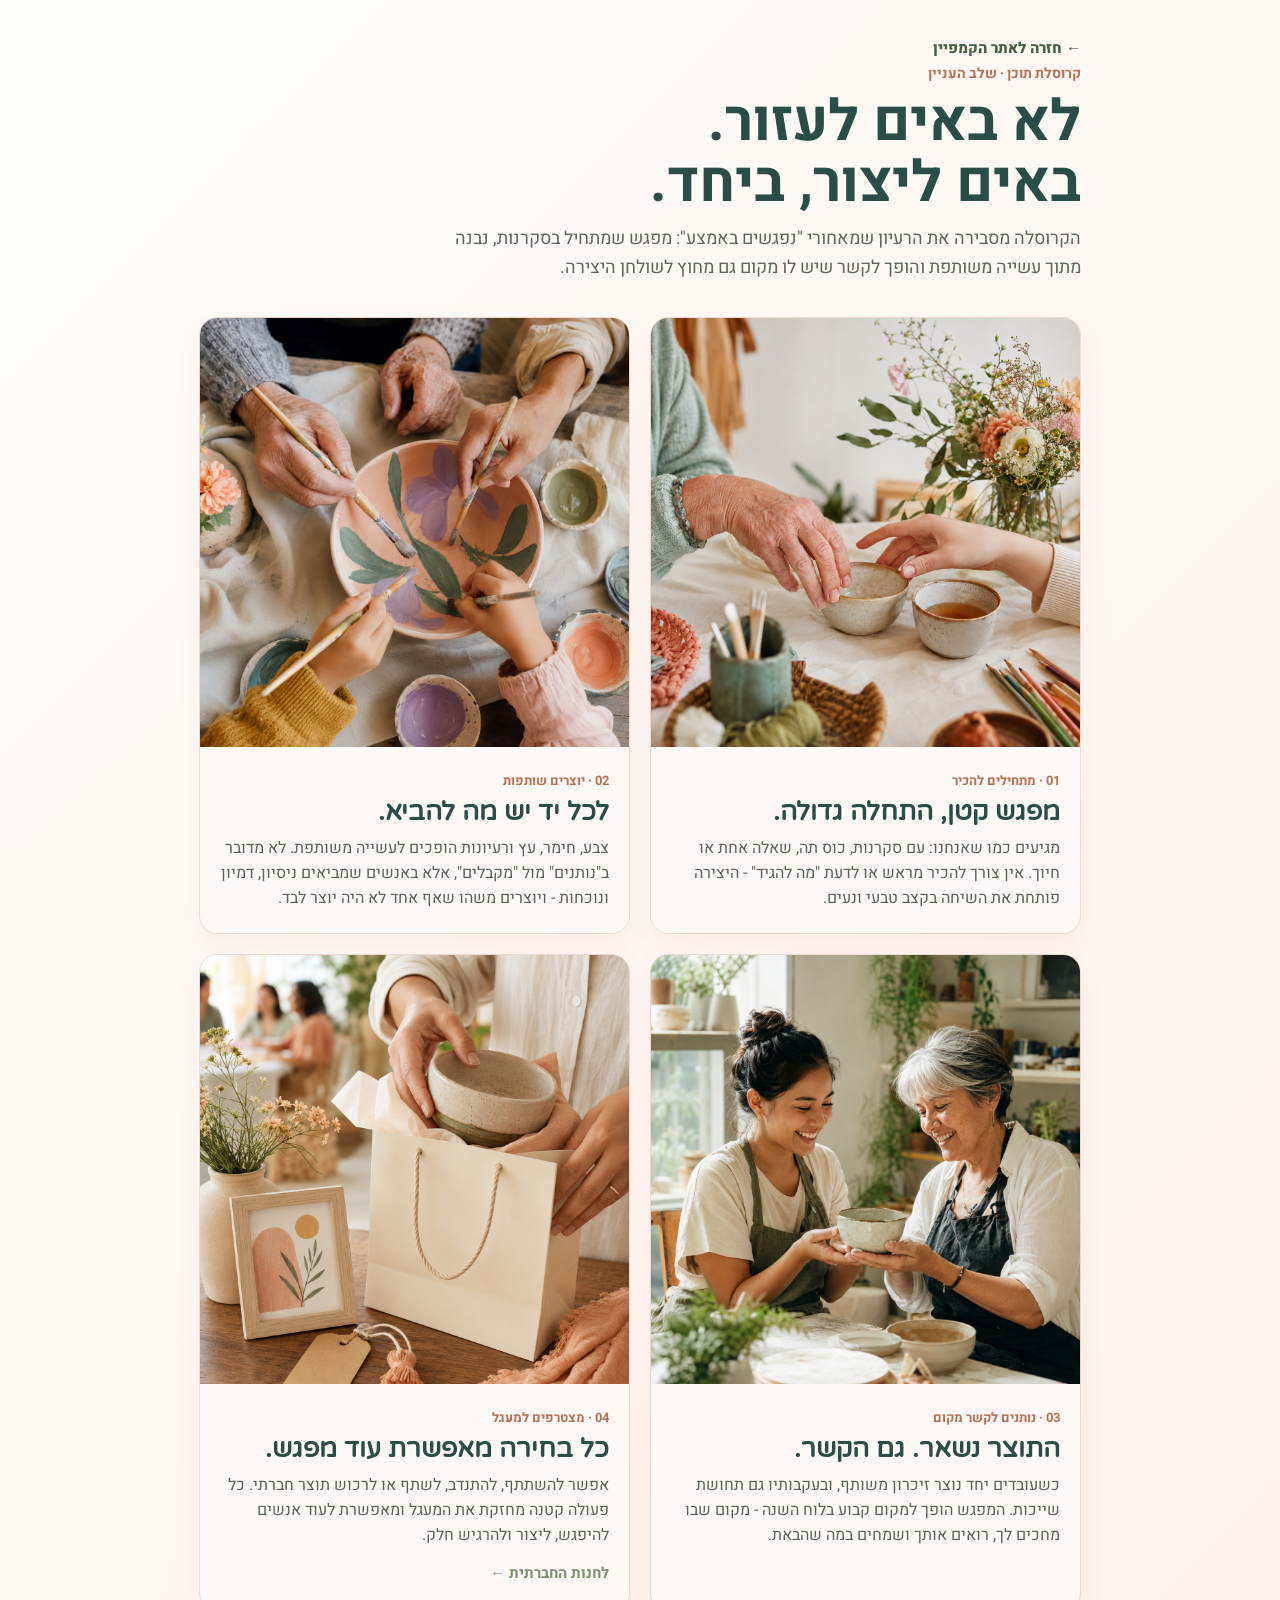
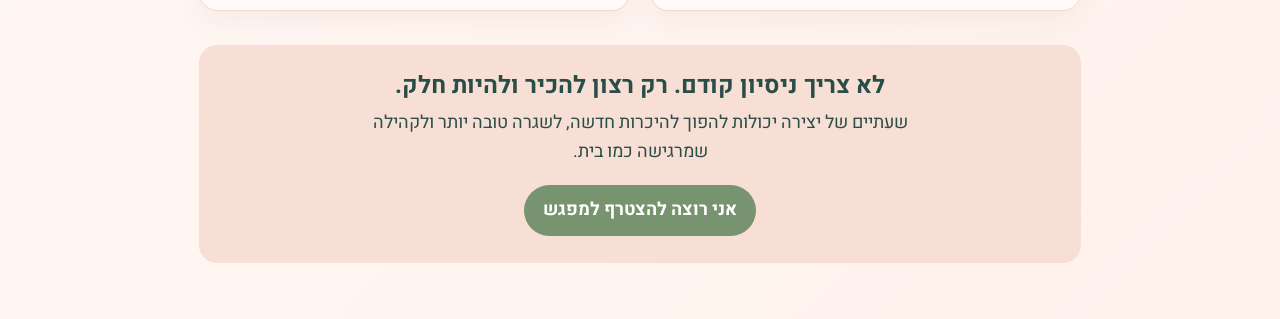
<file: campaign-assets/carousel.html>
<!doctype html>
<html lang="he" dir="rtl">
<head>
  <meta charset="utf-8">
  <meta name="viewport" content="width=device-width,initial-scale=1">
  <title>כך נראית שותפות | נפגשים באמצע</title><link rel="preconnect" href="https://fonts.googleapis.com"><link rel="preconnect" href="https://fonts.gstatic.com" crossorigin><link href="https://fonts.googleapis.com/css2?family=Heebo:wght@400;500;600;700;800&family=Varela+Round&display=swap" rel="stylesheet">
  <style>
    :root{--ink:#294d47;--peach:#e89572;--soft-peach:#fff1eb;--paper:#fffaf7;--sage:#78936f;--line:#f0d8ce}
    *{box-sizing:border-box}body{margin:0;background:linear-gradient(135deg,#fffdfb,#fff1ec);color:var(--ink);font:18px/1.6 Heebo,Arial,sans-serif}.page{max-width:930px;margin:auto;padding:34px 24px 56px}.back{display:inline-flex;align-items:center;gap:6px;color:#456047;font-weight:800;text-decoration:none;font-size:15px}.back:hover{text-decoration:underline}.eyebrow{font-family:Heebo,Arial,sans-serif;color:#b97055;font-size:14px;font-weight:bold;margin:0}.title{font-size:clamp(34px,6vw,57px);line-height:1.06;margin:7px 0 12px}.intro{max-width:660px;margin:0;color:#5d655e}.grid{display:grid;grid-template-columns:repeat(2,1fr);gap:20px;margin:34px 0}.slide{background:var(--paper);border:1px solid var(--line);border-radius:18px;overflow:hidden;box-shadow:0 12px 28px #9b604012}.slide img{width:100%;aspect-ratio:1/1;object-fit:cover;display:block}.copy{padding:19px 20px 22px}.number{display:inline-block;color:#b97055;font-size:13px;font-weight:bold;margin-bottom:6px}.slide h2{font-family:"Varela Round",Heebo,sans-serif;font-size:26px;line-height:1.15;margin:0 0 9px}.slide p{font-size:16px;line-height:1.55;margin:0;color:#59615a}.slide a{display:inline-block;color:var(--sage);font-size:15px;font-weight:bold;text-decoration:none;margin-top:13px}.foot{background:#f8dfd5;border-radius:18px;padding:27px;text-align:center}.foot strong{display:block;font-size:24px;line-height:1.2}.foot p{margin:9px auto 18px;max-width:560px}.cta{display:inline-block;background:var(--sage);color:#fff;padding:11px 19px;border-radius:30px;text-decoration:none;font-weight:bold}@media(max-width:650px){.grid{grid-template-columns:1fr}.page{padding:24px 16px 42px}.title{font-size:39px}}
  </style>
</head>
<body>
  <main class="page">
    <a class="back" href="../index.html#campaign">← חזרה לאתר הקמפיין</a>
    <p class="eyebrow">קרוסלת תוכן · שלב העניין</p>
    <h1 class="title">לא באים לעזור.<br>באים ליצור, ביחד.</h1>
    <p class="intro">הקרוסלה מסבירה את הרעיון שמאחורי "נפגשים באמצע": מפגש שמתחיל בסקרנות, נבנה מתוך עשייה משותפת והופך לקשר שיש לו מקום גם מחוץ לשולחן היצירה.</p>

    <section class="grid" aria-label="שלבי החוויה">
      <article class="slide">
        <img src="carousel-01-first-meeting.png" alt="יד של משתתפת מבוגרת ויד של משתתפת צעירה נפגשות מעל שולחן יצירה">
        <div class="copy"><span class="number">01 · מתחילים להכיר</span><h2>מפגש קטן, התחלה גדולה.</h2><p>מגיעים כמו שאנחנו: עם סקרנות, כוס תה, שאלה אחת או חיוך. אין צורך להכיר מראש או לדעת "מה להגיד" - היצירה פותחת את השיחה בקצב טבעי ונעים.</p></div>
      </article>
      <article class="slide">
        <img src="carousel-02-create-together.png" alt="ידיים של משתתפים בגילים שונים מציירות יחד קערת קרמיקה">
        <div class="copy"><span class="number">02 · יוצרים שותפות</span><h2>לכל יד יש מה להביא.</h2><p>צבע, חימר, עץ ורעיונות הופכים לעשייה משותפת. לא מדובר ב"נותנים" מול "מקבלים", אלא באנשים שמביאים ניסיון, דמיון ונוכחות - ויוצרים משהו שאף אחד לא היה יוצר לבד.</p></div>
      </article>
      <article class="slide">
        <img src="carousel-03-belonging.png" alt="צעירה ואישה מבוגרת מחזיקות יחד כלי קרמיקה שיצרו">
        <div class="copy"><span class="number">03 · נותנים לקשר מקום</span><h2>התוצר נשאר. גם הקשר.</h2><p>כשעובדים יחד נוצר זיכרון משותף, ובעקבותיו גם תחושת שייכות. המפגש הופך למקום קבוע בלוח השנה - מקום שבו מחכים לך, רואים אותך ושמחים במה שהבאת.</p></div>
      </article>
      <article class="slide">
        <img src="carousel-04-support.png" alt="תוצר קרמיקה בעבודת יד נארז בשקית מתנה">
        <div class="copy"><span class="number">04 · מצטרפים למעגל</span><h2>כל בחירה מאפשרת עוד מפגש.</h2><p>אפשר להשתתף, להתנדב, לשתף או לרכוש תוצר חברתי. כל פעולה קטנה מחזקת את המעגל ומאפשרת לעוד אנשים להיפגש, ליצור ולהרגיש חלק.</p><a href="shop.html">לחנות החברתית ←</a></div>
      </article>
    </section>

    <section class="foot">
      <strong>לא צריך ניסיון קודם. רק רצון להכיר ולהיות חלק.</strong>
      <p>שעתיים של יצירה יכולות להפוך להיכרות חדשה, לשגרה טובה יותר ולקהילה שמרגישה כמו בית.</p>
      <a class="cta" href="register.html">אני רוצה להצטרף למפגש</a>
    </section>
  </main>
</body>
</html>
</file>
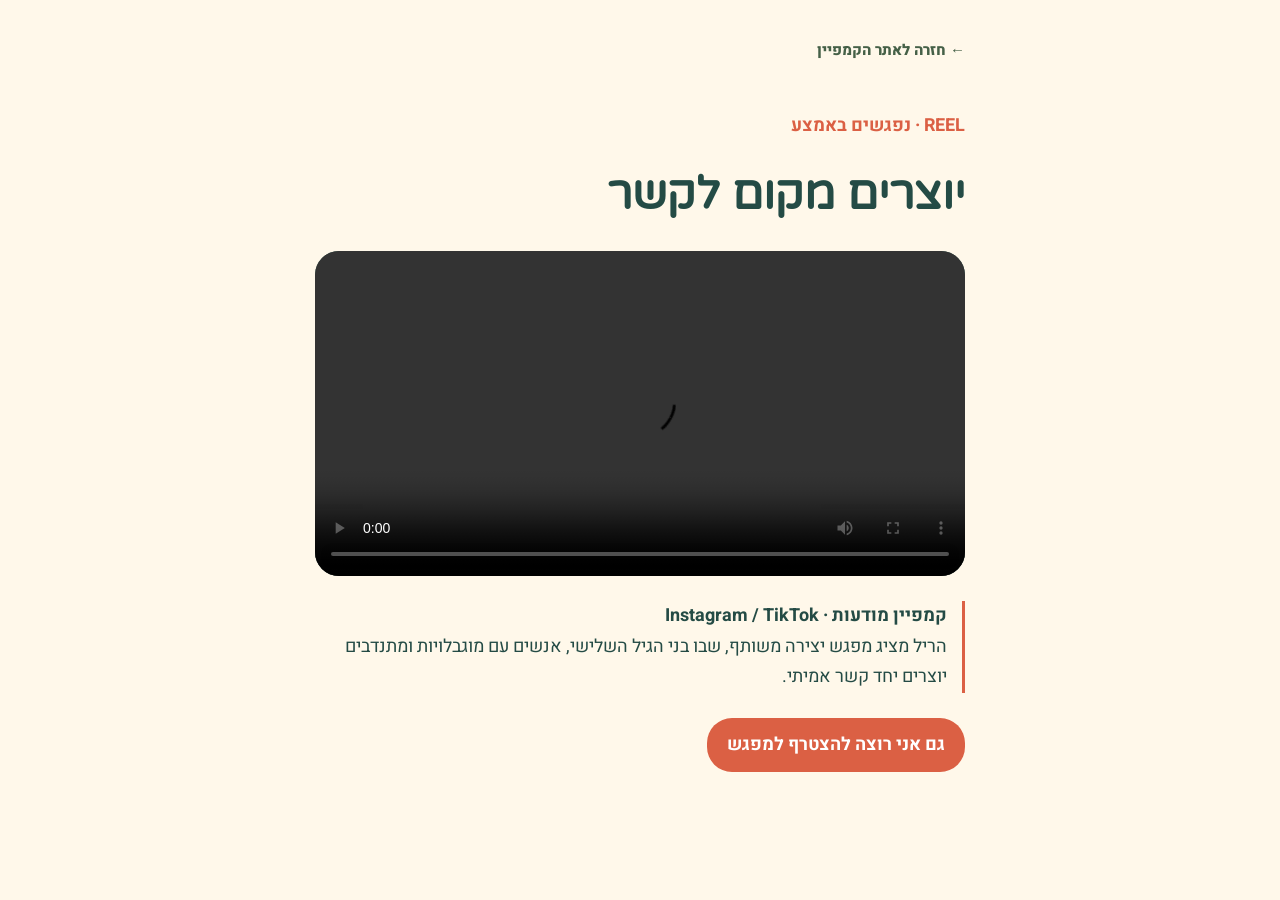
<file: campaign-assets/reel.html>
<!doctype html><html lang="he" dir="rtl"><meta charset="utf-8"><meta name="viewport" content="width=device-width,initial-scale=1"><title>הידיים זוכרות | נפגשים באמצע</title><link rel="preconnect" href="https://fonts.googleapis.com"><link rel="preconnect" href="https://fonts.gstatic.com" crossorigin><link href="https://fonts.googleapis.com/css2?family=Heebo:wght@400;500;600;700;800&family=Varela+Round&display=swap" rel="stylesheet"><style>body{margin:0;background:#fff8ea;color:#244b45;font:18px/1.6 Heebo,Arial,sans-serif;line-height:1.7}.page{max-width:650px;margin:auto;padding:35px}.back{display:inline-flex;align-items:center;gap:6px;color:#456047;font-weight:800;text-decoration:none;font-size:15px}.back:hover{text-decoration:underline}.tag{font-family:Heebo,Arial,sans-serif;color:#db6044;font-weight:bold;margin-top:45px}h1{font-family:"Varela Round",Heebo,sans-serif;font-family:"Varela Round",Heebo,sans-serif;font-size:45px;line-height:1.1}.video{width:100%;max-height:540px;background:#315a52;border-radius:24px;display:block}.scene{border-right:3px solid #db6044;margin:25px 0;padding-right:15px}.cta{background:#db6044;color:#fff;padding:12px 20px;border-radius:25px;text-decoration:none;font-weight:bold;display:inline-block}</style><main class="page"><a class="back" href="../index.html#campaign">← חזרה לאתר הקמפיין</a><p class="tag">REEL · נפגשים באמצע</p><h1>יוצרים מקום לקשר</h1><video class="video" controls playsinline><source src="https://raw.githubusercontent.com/orishabtaihazut/meet-in-the-middle-campaign/main/campaign-assets/%D7%9C%D7%A2%D7%9E%D7%95%D7%AA%D7%94_%D7%A7%D7%95%D7%A8%D7%90%D7%99%D7%9D_%D7%B4%D7%A0%D7%A4%D7%92%D7%A9%D7%99%D7%9D_%D7%91%D7%90%D7%9E%D7%A6%D7%A2%D7%B4_.mp4" type="video/mp4">הדפדפן שלך אינו תומך בהצגת וידאו.</video><div class="scene"><b>קמפיין מודעות · Instagram / TikTok</b><br>הריל מציג מפגש יצירה משותף, שבו בני הגיל השלישי, אנשים עם מוגבלויות ומתנדבים יוצרים יחד קשר אמיתי.</div><a class="cta" href="register.html">גם אני רוצה להצטרף למפגש</a></main></html>
</file>
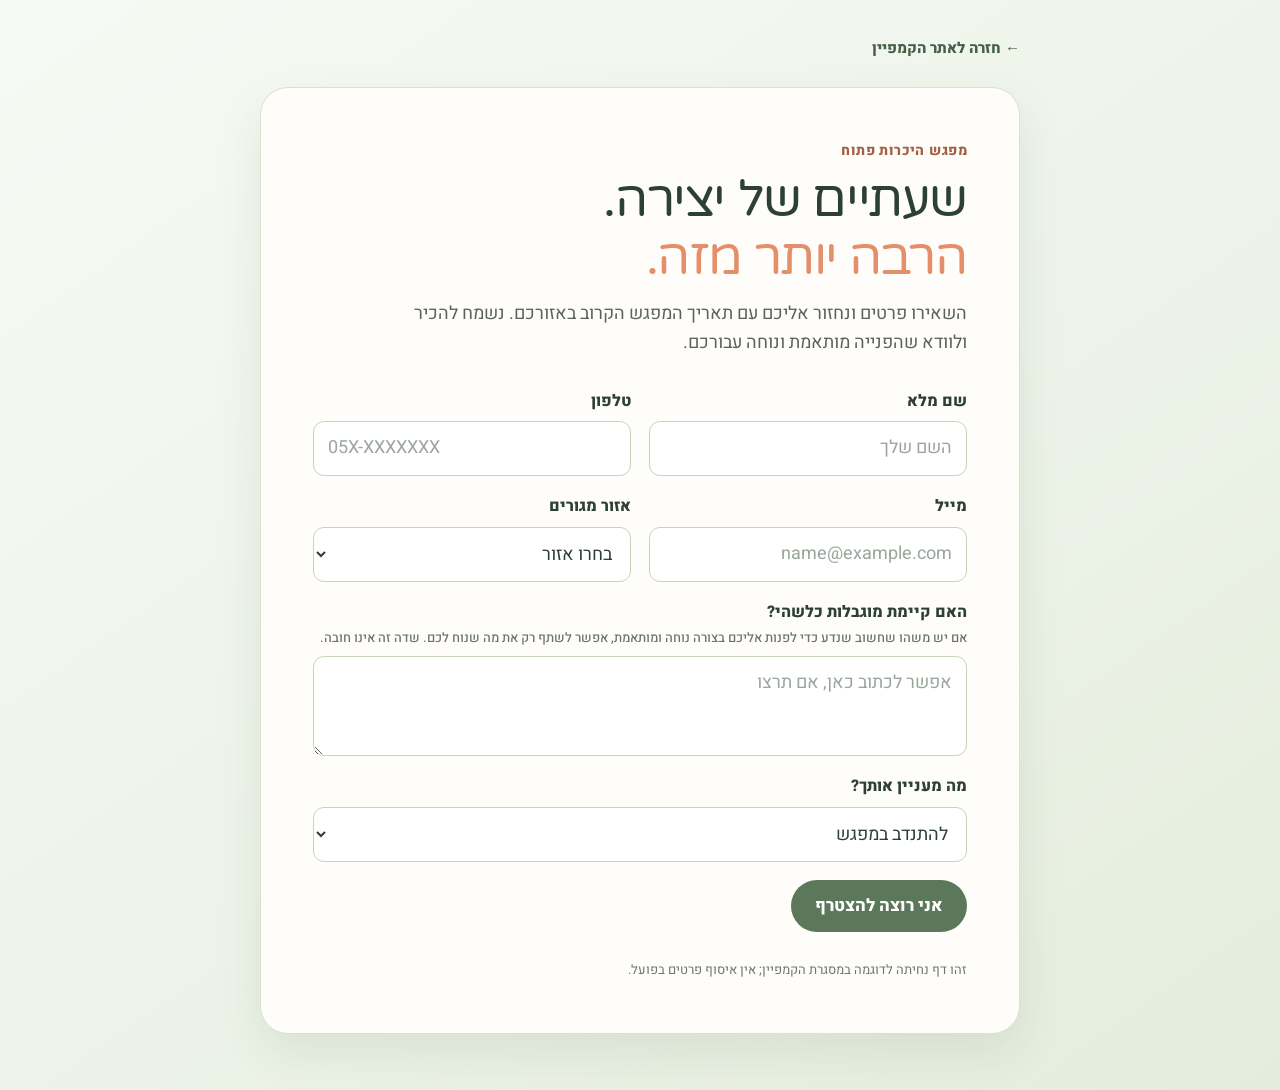
<file: campaign-assets/register.html>
<!doctype html>
<html lang="he" dir="rtl">
<head>
  <meta charset="utf-8">
  <meta name="viewport" content="width=device-width,initial-scale=1">
  <title>הרשמה למפגש | נפגשים באמצע</title>
  <link rel="preconnect" href="https://fonts.googleapis.com">
  <link rel="preconnect" href="https://fonts.gstatic.com" crossorigin>
  <link href="https://fonts.googleapis.com/css2?family=Heebo:wght@400;500;600;700;800&family=Varela+Round&display=swap" rel="stylesheet">
  <style>
    :root{--ink:#2d4036;--forest:#5c785b;--sage:#dfe9d9;--olive:#edf3e9;--paper:#fffdf9;--peach:#e58f6a;--line:#c6d5bf}
    *{box-sizing:border-box}body{min-height:100vh;margin:0;background:linear-gradient(145deg,#f7faf4 0%,var(--olive) 55%,#e4eddc 100%);color:var(--ink);font:18px/1.6 Heebo,Arial,sans-serif}
    .page{width:min(760px,calc(100% - 32px));margin:0 auto;padding:34px 0 56px}.back{display:inline-flex;align-items:center;gap:6px;color:#456047;font-weight:800;text-decoration:none;font-size:15px}.back:hover{text-decoration:underline}
    .box{margin-top:24px;padding:clamp(28px,5vw,52px);background:var(--paper);border:1px solid #d7e2d0;border-radius:28px;box-shadow:0 18px 45px #4860471c}.accent{margin:0 0 10px;color:#a45e46;font-weight:800;font-size:14px;letter-spacing:.03em}
    h1{font-family:"Varela Round",Heebo,sans-serif;font:clamp(34px,6vw,50px)/1.15 "Varela Round",Heebo,sans-serif;letter-spacing:-1.4px;margin:0 0 13px}h1 em{font-style:normal;color:var(--peach)}.intro{margin:0;color:#58645a;max-width:560px}
    form{margin-top:31px;display:grid;grid-template-columns:1fr 1fr;gap:18px}.field{display:flex;flex-direction:column;gap:7px}.field.full{grid-column:1/-1}label{font-size:16px;font-weight:800}.helper{font-size:13px;font-weight:500;color:#677467;margin-top:-4px}
    input,select,textarea{width:100%;min-height:50px;padding:12px 14px;border:1px solid var(--line);border-radius:11px;background:#fff;color:var(--ink);font:inherit;transition:border-color .18s,box-shadow .18s}textarea{min-height:100px;resize:vertical}input::placeholder,textarea::placeholder{color:#9aa69b}input:focus,select:focus,textarea:focus{outline:none;border-color:var(--forest);box-shadow:0 0 0 4px #b9cfb560}
    .submit{grid-column:1/-1;justify-self:start;min-height:52px;padding:13px 24px;border:0;border-radius:50px;background:var(--forest);color:#fff;font:800 17px Heebo,Arial,sans-serif;cursor:pointer;transition:transform .18s,background .18s}.submit:hover{background:#496748;transform:translateY(-2px)}.submit:focus-visible{outline:3px solid #e58f6a;outline-offset:3px}
    #thanks{margin-top:28px;padding:22px;background:#e7f0e2;border-right:4px solid var(--forest);border-radius:12px}#thanks h2{font-family:"Varela Round",Heebo,sans-serif;margin:0 0 7px;font:24px "Varela Round",Heebo,sans-serif}#thanks p{margin:0}.note{margin:28px 0 0;font-size:13px;color:#6b776d}
    @media(max-width:600px){.page{padding-top:22px}.box{border-radius:22px}form{grid-template-columns:1fr;gap:16px}.field.full,.submit{grid-column:auto}.submit{justify-self:stretch}}
  </style>
</head>
<body>
  <main class="page">
    <a class="back" href="../index.html#campaign">← חזרה לאתר הקמפיין</a>
    <section class="box" aria-labelledby="form-title">
      <p class="accent">מפגש היכרות פתוח</p>
      <h1 id="form-title">שעתיים של יצירה.<br><em>הרבה יותר מזה.</em></h1>
      <p class="intro">השאירו פרטים ונחזור אליכם עם תאריך המפגש הקרוב באזורכם. נשמח להכיר ולוודא שהפנייה מותאמת ונוחה עבורכם.</p>
      <form onsubmit="event.preventDefault();document.getElementById('thanks').hidden=false;this.hidden=true">
        <div class="field"><label for="full-name">שם מלא</label><input id="full-name" name="full-name" required autocomplete="name" placeholder="השם שלך"></div>
        <div class="field"><label for="phone">טלפון</label><input id="phone" name="phone" required type="tel" autocomplete="tel" inputmode="tel" placeholder="05X-XXXXXXX"></div>
        <div class="field"><label for="email">מייל</label><input id="email" name="email" required type="email" autocomplete="email" placeholder="name@example.com"></div>
        <div class="field"><label for="area">אזור מגורים</label><select id="area" name="area" required><option value="" selected disabled>בחרו אזור</option><option>מרכז</option><option>שרון</option><option>ירושלים והסביבה</option><option>צפון</option><option>דרום</option><option>אחר</option></select></div>
        <div class="field full"><label for="accessibility">האם קיימת מוגבלות כלשהי?</label><span class="helper">אם יש משהו שחשוב שנדע כדי לפנות אליכם בצורה נוחה ומותאמת, אפשר לשתף רק את מה שנוח לכם. שדה זה אינו חובה.</span><textarea id="accessibility" name="accessibility" placeholder="אפשר לכתוב כאן, אם תרצו"></textarea></div>
        <div class="field full"><label for="interest">מה מעניין אותך?</label><select id="interest" name="interest" required><option>להתנדב במפגש</option><option>להשתתף במפגש</option><option>לשמוע על רכישה או תרומה</option></select></div>
        <button class="submit" type="submit">אני רוצה להצטרף</button>
      </form>
      <div id="thanks" hidden role="status"><h2>איזה כיף, נתראה באמצע!</h2><p>הפרטים התקבלו. נחזור אליכם בהקדם עם כל מה שצריך לדעת.</p></div>
      <p class="note">זהו דף נחיתה לדוגמה במסגרת הקמפיין; אין איסוף פרטים בפועל.</p>
    </section>
  </main>
</body>
</html>
</file>
